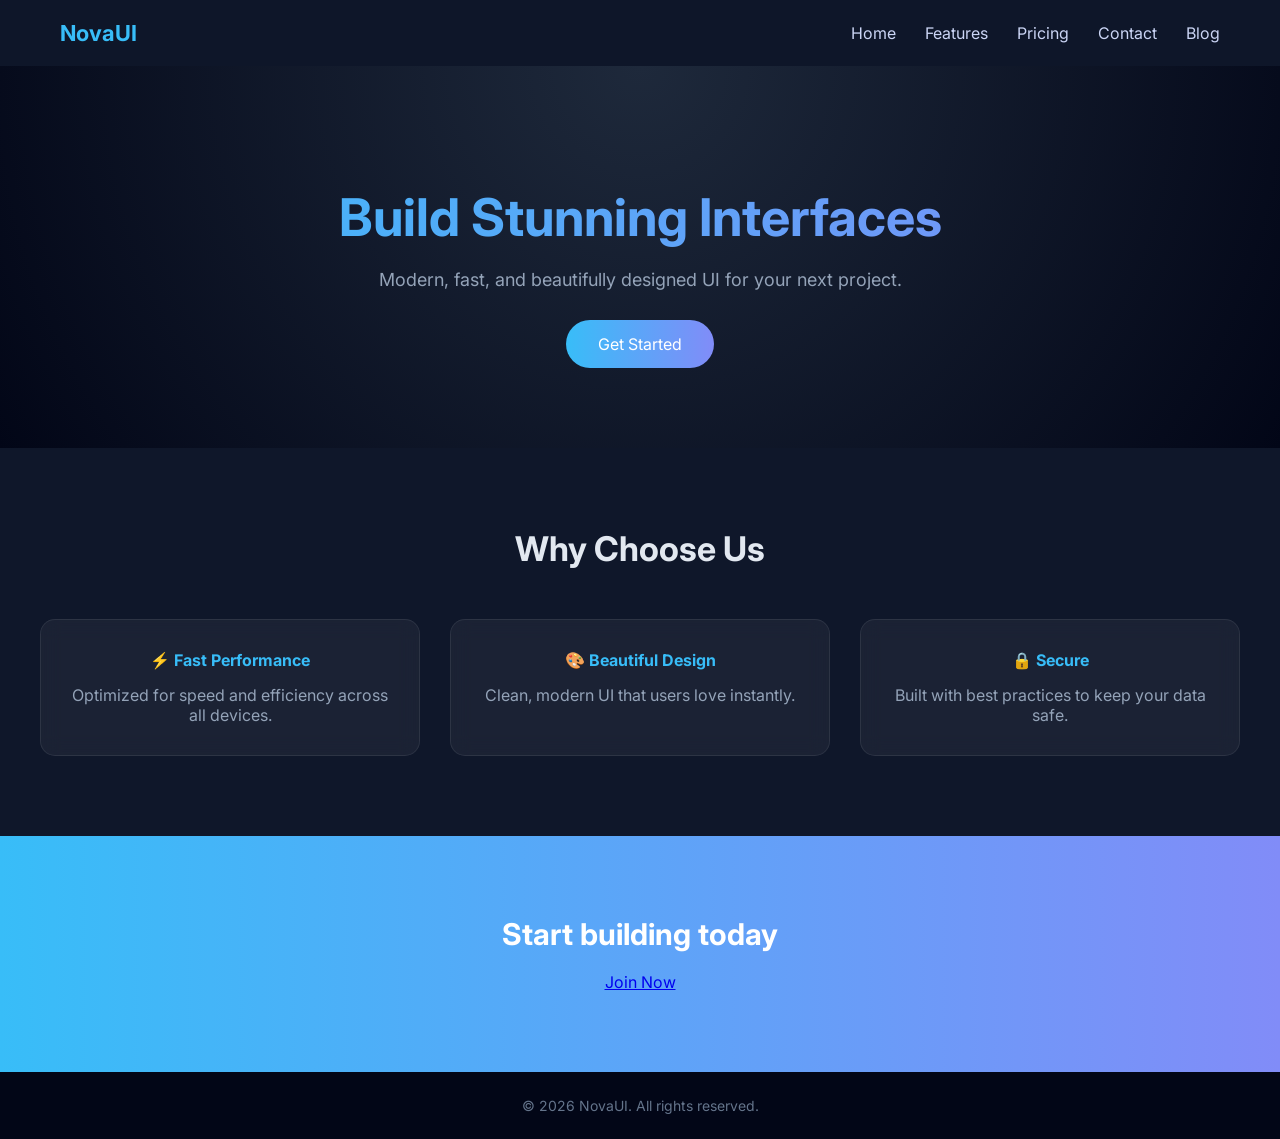
<file: express-simple/pages/index.html>
<!DOCTYPE html>
<html lang="en">

<head>
  <meta charset="UTF-8">
  <meta name="viewport" content="width=device-width, initial-scale=1.0">
  <title>Modern UI Landing Page</title>

  <link href="https://fonts.googleapis.com/css2?family=Inter:wght@300;400;600;700&display=swap" rel="stylesheet">

  <style>
    * {
      margin: 0;
      padding: 0;
      box-sizing: border-box;
      font-family: 'Inter', sans-serif;
    }

    body {
      background: #0f172a;
      color: #e2e8f0;
    }

    header {
      display: flex;
      justify-content: space-between;
      align-items: center;
      padding: 20px 60px;
      position: sticky;
      top: 0;
      backdrop-filter: blur(10px);
      background: rgba(15, 23, 42, 0.7);
    }

    header h1 {
      font-size: 22px;
      font-weight: 700;
      color: #38bdf8;
    }

    nav a {
      margin-left: 25px;
      text-decoration: none;
      color: #cbd5f5;
      transition: 0.3s;
    }

    nav a:hover {
      color: #38bdf8;
    }

    .hero {
      text-align: center;
      padding: 120px 20px 80px;
      background: radial-gradient(circle at top, #1e293b, #020617);
    }

    .hero h2 {
      font-size: 52px;
      font-weight: 700;
      margin-bottom: 20px;
      background: linear-gradient(to right, #38bdf8, #818cf8);
      -webkit-background-clip: text;
      -webkit-text-fill-color: transparent;
    }

    .hero p {
      font-size: 18px;
      color: #94a3b8;
      margin-bottom: 30px;
    }

    .hero button {
      padding: 14px 32px;
      border-radius: 30px;
      border: none;
      background: linear-gradient(to right, #38bdf8, #818cf8);
      color: white;
      font-size: 16px;
      cursor: pointer;
      transition: 0.3s;
    }

    .hero button:hover {
      transform: scale(1.05);
      box-shadow: 0 0 20px rgba(56, 189, 248, 0.6);
    }

    .features {
      padding: 80px 40px;
      text-align: center;
    }

    .features h3 {
      font-size: 34px;
      margin-bottom: 50px;
    }

    .feature-grid {
      display: grid;
      grid-template-columns: repeat(auto-fit, minmax(280px, 1fr));
      gap: 30px;
    }

    .feature {
      background: rgba(255, 255, 255, 0.05);
      padding: 30px;
      border-radius: 15px;
      backdrop-filter: blur(10px);
      transition: 0.3s;
      border: 1px solid rgba(255, 255, 255, 0.08);
    }

    .feature:hover {
      transform: translateY(-10px);
      box-shadow: 0 10px 30px rgba(0, 0, 0, 0.5);
    }

    .feature h4 {
      margin-bottom: 15px;
      color: #38bdf8;
    }

    .feature p {
      color: #94a3b8;
    }

    .cta {
      text-align: center;
      padding: 80px 20px;
      background: linear-gradient(to right, #38bdf8, #818cf8);
      color: white;
    }

    .cta h3 {
      font-size: 30px;
      margin-bottom: 20px;
    }

    .cta button {
      padding: 14px 30px;
      border-radius: 30px;
      border: none;
      background: white;
      color: #0f172a;
      font-weight: 600;
      cursor: pointer;
      transition: 0.3s;
    }

    .cta button:hover {
      background: #e2e8f0;
    }

    footer {
      text-align: center;
      padding: 25px;
      color: #64748b;
      font-size: 14px;
      background: #020617;
    }
  </style>
</head>

<body>

  <header>
    <h1>NovaUI</h1>
    <nav>
      <a href="#">Home</a>
      <a href="#">Features</a>
      <a href="#">Pricing</a>
      <a href="#">Contact</a>
     
      <a href="#">Blog</a>
      
      
    </nav>
  </header>

  <section class="hero">
    <h2>Build Stunning Interfaces</h2>
    <p>Modern, fast, and beautifully designed UI for your next project.</p>
    <button>Get Started</button>
  </section>

  <section class="features">
    <h3>Why Choose Us</h3>
    <div class="feature-grid">
      <div class="feature">
        <h4>⚡ Fast Performance</h4>
        <p>Optimized for speed and efficiency across all devices.</p>
      </div>
      <div class="feature">
        <h4>🎨 Beautiful Design</h4>
        <p>Clean, modern UI that users love instantly.</p>
      </div>
      <div class="feature">
        <h4>🔒 Secure</h4>
        <p>Built with best practices to keep your data safe.</p>
      </div>
    </div>
  </section>

<section class="cta">
  <h3>Start building today</h3>
<a href="/login.html">Join Now</a>
</section>

  <footer>
    <p>© 2026 NovaUI. All rights reserved.</p>
  </footer>

</body>

</html>
</file>
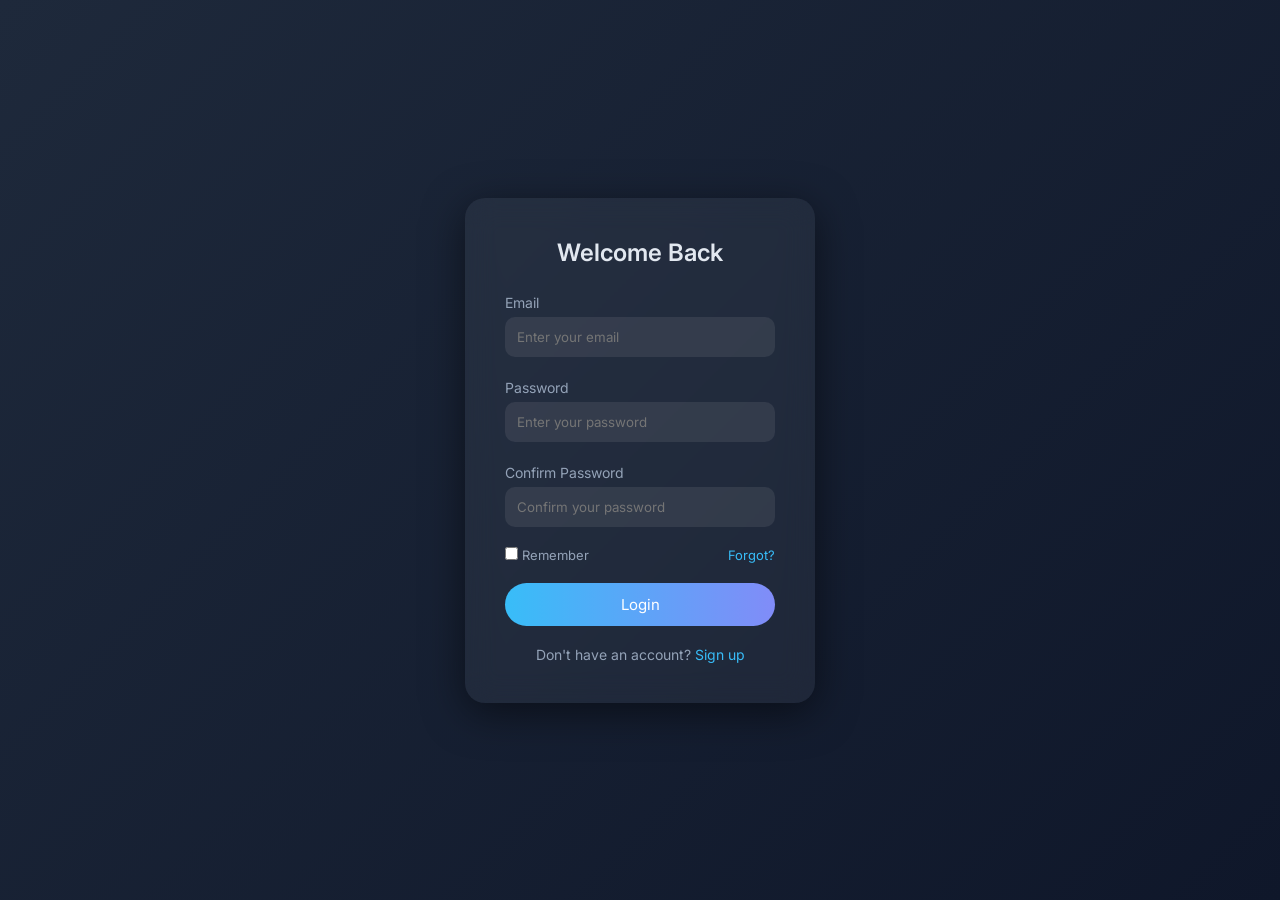
<file: express-simple/pages/login.html>
<!DOCTYPE html>
<html lang="en">

<head>
  <meta charset="UTF-8">
  <meta name="viewport" content="width=device-width, initial-scale=1.0">
  <title>Login UI</title>

  <link href="https://fonts.googleapis.com/css2?family=Inter:wght@300;400;600&display=swap" rel="stylesheet">

  <style>
    * {
      margin: 0;
      padding: 0;
      box-sizing: border-box;
      font-family: 'Inter', sans-serif;
    }

    body {
      height: 100vh;
      display: flex;
      justify-content: center;
      align-items: center;
      background: linear-gradient(135deg, #1e293b, #0f172a);
    }

    .container {
      width: 350px;
      padding: 40px;
      border-radius: 20px;
      background: rgba(255, 255, 255, 0.05);
      backdrop-filter: blur(15px);
      box-shadow: 0 10px 40px rgba(0, 0, 0, 0.5);
      text-align: center;
      color: #e2e8f0;
    }

    .container h2 {
      margin-bottom: 25px;
      font-weight: 600;
    }

    .input-group {
      margin-bottom: 20px;
      text-align: left;
    }

    .input-group label {
      font-size: 14px;
      color: #94a3b8;
    }

    .input-group input {
      width: 100%;
      padding: 12px;
      margin-top: 5px;
      border-radius: 10px;
      border: none;
      outline: none;
      background: rgba(255, 255, 255, 0.08);
      color: white;
    }

    .input-group input:focus {
      border: 1px solid #38bdf8;
    }

    .options {
      display: flex;
      justify-content: space-between;
      font-size: 13px;
      margin-bottom: 20px;
      color: #94a3b8;
    }

    .options a {
      color: #38bdf8;
      text-decoration: none;
    }

    button {
      width: 100%;
      padding: 12px;
      border-radius: 30px;
      border: none;
      background: linear-gradient(to right, #38bdf8, #818cf8);
      color: white;
      font-size: 15px;
      cursor: pointer;
      transition: 0.3s;
    }

    button:hover {
      transform: scale(1.05);
      box-shadow: 0 0 15px rgba(56, 189, 248, 0.6);
    }

    .signup {
      margin-top: 20px;
      font-size: 14px;
      color: #94a3b8;
    }

    .signup a {
      color: #38bdf8;
      text-decoration: none;
    }
  </style>
</head>

<body>

  <div class="container">
    <h2>Welcome Back</h2>

    <div class="input-group">
      <label>Email</label>
      <input type="email" placeholder="Enter your email">
    </div>

    <div class="input-group">
      <label>Password</label>
      <input type="password" placeholder="Enter your password">
    </div>
  <!--confirm password -->
  <div class="input-group">
      <label>Confirm Password</label>
      <input type="password" placeholder="Confirm your password">
    </div>

    <div class="options">
      <label><input type="checkbox"> Remember</label>
      <a href="#">Forgot?</a>
    </div>

    <button>Login</button>

    <div class="signup">
      Don't have an account? <a href="/signup.html">Sign up</a>
    </div>
  </div>
  

</body>

</html>
</file>
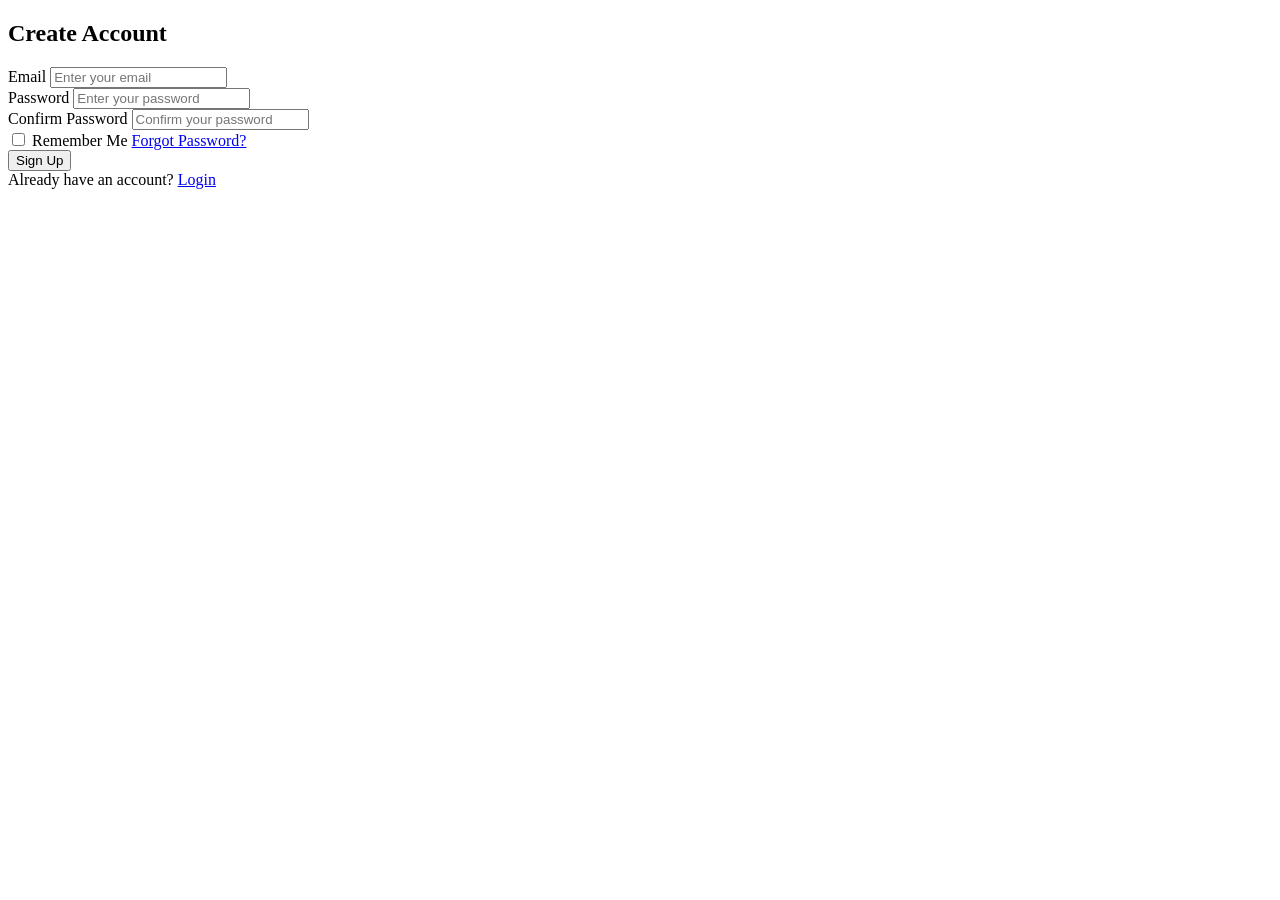
<file: express-simple/pages/signup.html>
<!DOCTYPE html>
<html lang="en">

<head>
  <meta charset="UTF-8">
  <meta name="viewport" content="width=device-width, initial-scale=1.0">
  <title>Signup UI</title> <!-- Changed title to reflect signup form -->

  <link href="https://fonts.googleapis.com/css2?family=Inter:wght@300;400;600&display=swap" rel="stylesheet">
  <!-- Consider adding a link to your CSS file here, e.g., <link rel="stylesheet" href="style.css"> -->
</head>

<body>

  <div class="container">
    <h2>Create Account</h2> <!-- Changed heading for a signup form -->

    <div class="input-group">
      <label for="email">Email</label>
      <input type="email" id="email" placeholder="Enter your email">
    </div>
    <!-- password section -->
    <div class="input-group">
      <label for="password">Password</label>
      <input type="password" id="password" placeholder="Enter your password">
    </div>
    <!-- confirm password section -->
    <div class="input-group">
      <label for="confirm-password">Confirm Password</label>
      <input type="password" id="confirm-password" placeholder="Confirm your password">
    </div>

    <div class="options">
      <!-- 'Remember Me' is more common for login, but kept for now. For signup, it's less typical. -->
      <label><input type="checkbox"> Remember Me</label>
      <a href="#">Forgot Password?</a>
    </div>

    <button type="submit">Sign Up</button> <!-- Changed button text and added type="submit" -->

    <div class="signup">
      Already have an account? <a href="login.html">Login</a> <!-- Completed signup message and link -->
    </div>
  </div>

</body>

</html>
</file>
